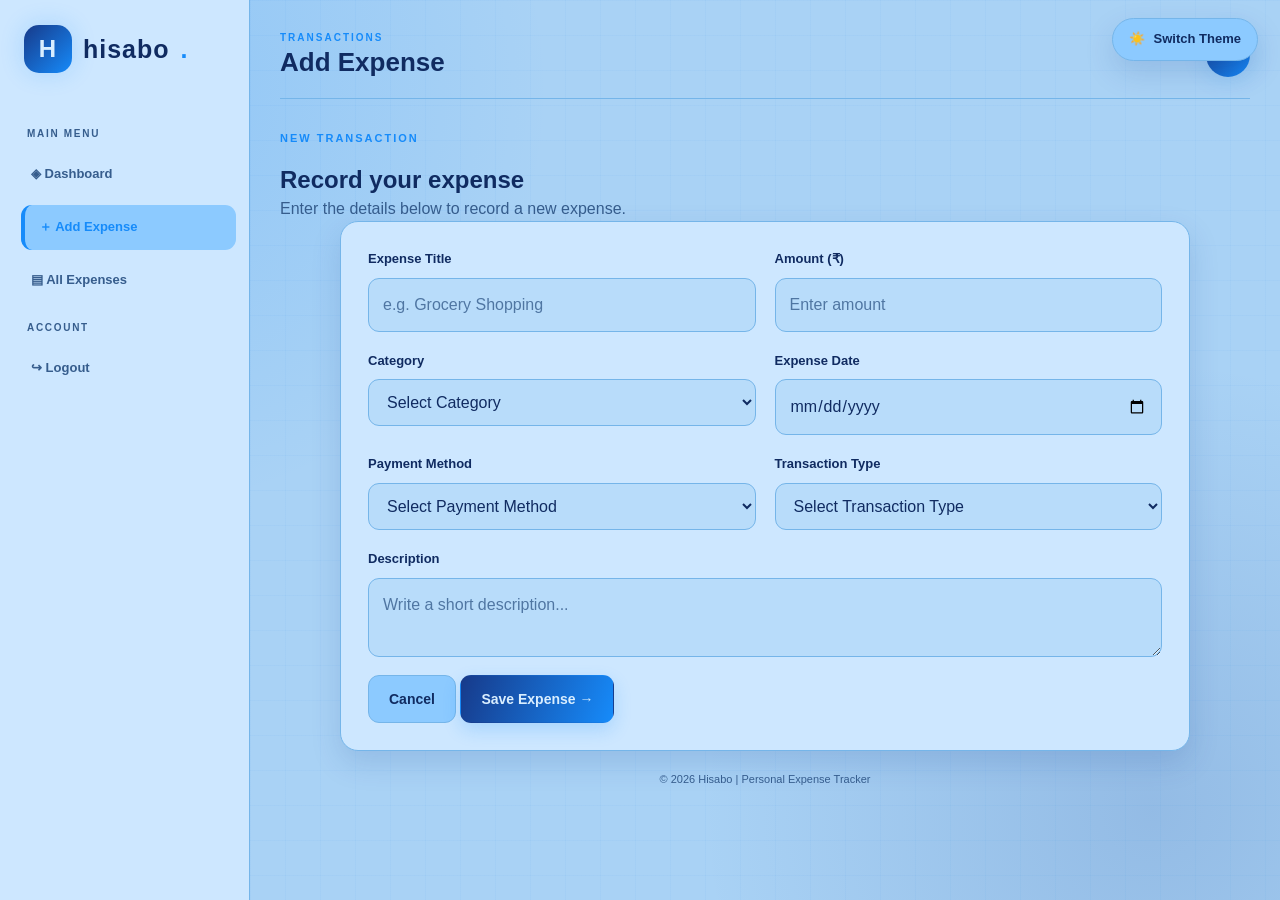
<file: add-expense.html>
<!DOCTYPE html>
<html lang="en">
<head>
    <meta charset="UTF-8">
    <meta name="viewport" content="width=device-width, initial-scale=1.0">
    <title>Hisabo | Add Expense</title>
    <link rel="stylesheet" href="style.css">
</head>
<body>
    <input type="checkbox" id="theme-toggle">

<label for="theme-toggle" class="theme-switch">
    <span class="sun-icon">☀️</span>
    <span class="moon-icon">🌙</span>
    <span>Switch Theme</span>
</label>
<div class="app-layout">
    <aside class="sidebar">
        <a href="dashboard.html" class="brand-logo">
            <span class="logo-icon">H</span>
            hisabo<span class="logo-dot">.</span>
        </a>
        <p class="sidebar-label">MAIN MENU</p>
        <nav class="side-nav">
            <a href="dashboard.html" class="side-link">
                ◈ Dashboard
            </a>
            <a href="add-expense.html" class="side-link active">
                ＋ Add Expense
            </a>
            <a href="expenses.html" class="side-link">
                ▤ All Expenses
            </a>
        </nav>
        <p class="sidebar-label">ACCOUNT</p>
        <nav class="side-nav">
            <a href="index.html" class="side-link">
                ↪ Logout
            </a>
        </nav>
    </aside>
    <main class="main-content">
        <header class="topbar">
            <div>
                <p class="topbar-kicker">TRANSACTIONS</p>
                <h1>Add Expense</h1>
            </div>
            <div class="avatar">S</div>
        </header>
        <section class="page-intro">
            <span class="welcome-label">NEW TRANSACTION</span>
            <h2>Record your expense</h2>
            <p>
                Enter the details below to record a new expense.
            </p>
        </section>
        <!-- Expense entry form -->
        <section class="form-panel">
            <form class="app-form">
                <div class="form-grid">
                    <div class="input-group">
                        <label for="expense-title">
                            Expense Title
                        </label>
                        <input
                            type="text"
                            id="expense-title"
                            name="expense-title"
                            class="field-control"
                            placeholder="e.g. Grocery Shopping"
                            required
                        >
                    </div>
                    <div class="input-group">
                        <label for="amount">
                            Amount (₹)
                        </label>
                        <input
                            type="number"
                            id="amount"
                            name="amount"
                            class="field-control"
                            placeholder="Enter amount"
                            min="1"
                            step="0.01"
                            required
                        >
                    </div>
                    <div class="input-group">
                        <label for="category">
                            Category
                        </label>
                        <select
                            id="category"
                            name="category"
                            class="field-control"
                            required
                        >
                            <option value="">Select Category</option>
                            <option>Food & Dining</option>
                            <option>Transportation</option>
                            <option>Shopping</option>
                            <option>Entertainment</option>
                            <option>Education</option>
                            <option>Healthcare</option>
                            <option>Utilities</option>
                            <option>Other</option>
                        </select>
                    </div>
                    <div class="input-group">
                        <label for="date">
                            Expense Date
                        </label>
                        <input
                            type="date"
                            id="date"
                            name="date"
                            class="field-control"
                            required
                        >
                    </div>
                    <div class="input-group">
                        <label for="payment">
                            Payment Method
                        </label>
                        <select
                            id="payment"
                            name="payment"
                            class="field-control"
                            required
                        >
                            <option value="">Select Payment Method</option>
                            <option>Cash</option>
                            <option>UPI</option>
                            <option>Debit Card</option>
                            <option>Credit Card</option>
                            <option>Net Banking</option>
                        </select>
                    </div>
                    <div class="input-group">
                        <label for="type">
                            Transaction Type
                        </label>
                        <select
                            id="type"
                            name="type"
                            class="field-control"
                            required
                        >
                            <option value="">Select Transaction Type</option>
                            <option>Expense</option>
                            <option>Income</option>
                        </select>
                    </div>
                    <div class="input-group full-width">
                        <label for="description">
                            Description
                        </label>
                        <textarea
                            id="description"
                            name="description"
                            class="field-control"
                            placeholder="Write a short description..."
                        ></textarea>
                    </div>
                </div>
                <div class="form-actions">
                    <a href="dashboard.html" class="outline-btn">
                        Cancel
                    </a>
                    <button type="submit" class="primary-btn">
                        Save Expense →
                    </button>
                </div>
            </form>
        </section>
        <footer class="page-footer">
            © 2026 Hisabo | Personal Expense Tracker
        </footer>
    </main>
</div>
</body>
</html>
</file>
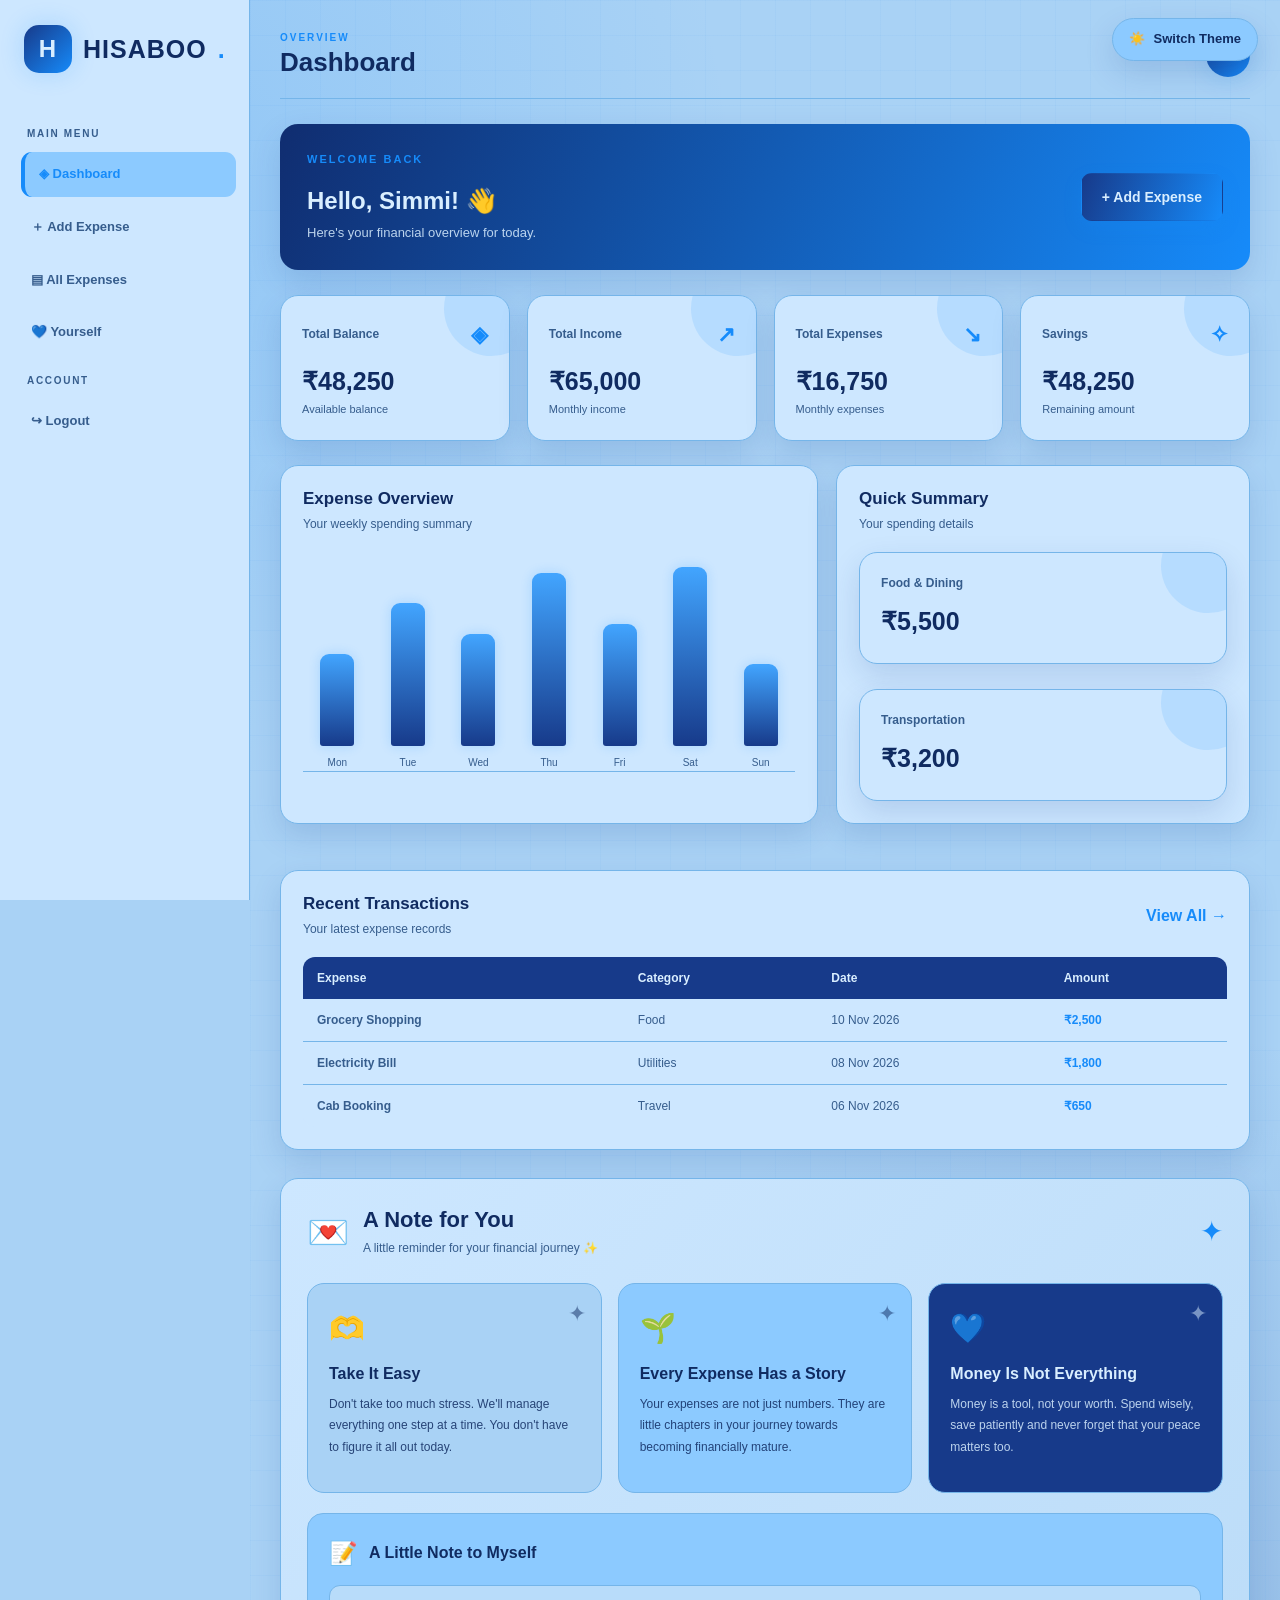
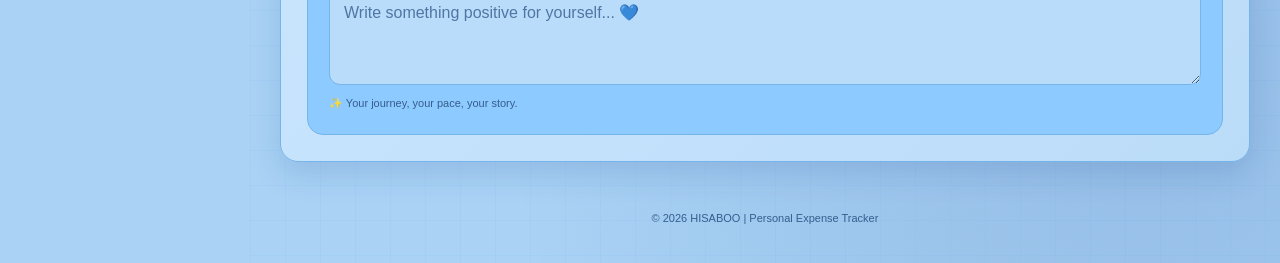
<file: dashboard.html>
<html>
<head>
    <meta name="viewport" content="width=device-width, initial-scale=1.0">
    <title>HISABOO | Dashboard</title>
    <link rel="stylesheet" href="style.css">
</head>
<body>
<input type="checkbox" id="theme-toggle">
<label for="theme-toggle" class="theme-switch">
    <span class="sun-icon">☀️</span>
    <span class="moon-icon">🌙</span>
    <span>Switch Theme</span>
</label>
<div class="app-layout">
    <!-- SIDEBAR -->
    <aside class="sidebar">
        <a href="dashboard.html" class="brand-logo">
            <span class="logo-icon">H</span>
            HISABOO<span class="logo-dot">.</span>
        </a>
        <p class="sidebar-label">MAIN MENU</p>
        <nav class="side-nav">
            <a href="dashboard.html" class="side-link active">
                ◈ Dashboard
            </a>
            <a href="add-expense.html" class="side-link">
                ＋ Add Expense
            </a>
            <a href="expenses.html" class="side-link">
                ▤ All Expenses
            </a>
            <a href="#yourself" class="side-link">
                💙 Yourself
            </a>
        </nav>
        <p class="sidebar-label">ACCOUNT</p>
        <nav class="side-nav">
            <a href="index.html" class="side-link">
                ↪ Logout
            </a>
        </nav>
    </aside>
    <!-- MAIN CONTENT -->
    <main class="main-content">
        <header class="topbar">
            <div>
                <p class="topbar-kicker">OVERVIEW</p>
                <h1>Dashboard</h1>
            </div>
            <div class="avatar">S</div>
        </header>
        <!-- WELCOME BANNER -->
        <section class="welcome-banner">
            <div>
                <span class="welcome-label">WELCOME BACK</span>
                <h2>Hello, Simmi! 👋</h2>
                <p>Here's your financial overview for today.</p>
            </div>
            <a href="add-expense.html" class="primary-btn">
                + Add Expense
            </a>
        </section>
        <!-- SUMMARY CARDS -->
        <section class="summary-grid">
            <article class="summary-card">
                <div class="summary-top">
                    Total Balance
                    <span class="summary-icon">◈</span>
                </div>
                <h3>₹48,250</h3>
                <small>Available balance</small>
            </article>
            <article class="summary-card">
                <div class="summary-top">
                    Total Income
                    <span class="summary-icon">↗</span>
                </div>
                <h3>₹65,000</h3>
                <small>Monthly income</small>
            </article>
            <article class="summary-card">
                <div class="summary-top">
                    Total Expenses
                    <span class="summary-icon">↘</span>
                </div>
                <h3>₹16,750</h3>
                <small>Monthly expenses</small>
            </article>
            <article class="summary-card">
                <div class="summary-top">
                    Savings
                    <span class="summary-icon">✧</span>
                </div>
                <h3>₹48,250</h3>
                <small>Remaining amount</small>
            </article>
        </section>
        <!-- CHART AND QUICK SUMMARY -->
        <section class="dashboard-grid">
            <article class="panel">
                <div class="panel-heading">
                    <div>
                        <h3>Expense Overview</h3>
                        <p>Your weekly spending summary</p>
                    </div>
                </div>
                <div class="chart-area">
                    <div class="chart-column">
                        <i style="height:45%"></i>
                        <small>Mon</small>
                    </div>
                    <div class="chart-column">
                        <i style="height:70%"></i>
                        <small>Tue</small>
                    </div>
                    <div class="chart-column">
                        <i style="height:55%"></i>
                        <small>Wed</small>
                    </div>
                    <div class="chart-column">
                        <i style="height:85%"></i>
                        <small>Thu</small>
                    </div>
                    <div class="chart-column">
                        <i style="height:60%"></i>
                        <small>Fri</small>
                    </div>
                    <div class="chart-column">
                        <i style="height:95%"></i>
                        <small>Sat</small>
                    </div>
                    <div class="chart-column">
                        <i style="height:40%"></i>
                        <small>Sun</small>
                    </div>
                </div>
            </article>
            <article class="panel">
                <div class="panel-heading">
                    <div>
                        <h3>Quick Summary</h3>
                        <p>Your spending details</p>
                    </div>
                </div>
                <div class="summary-card">
                    <div class="summary-top">Food & Dining</div>
                    <h3>₹5,500</h3>
                </div>
                <br>
                <div class="summary-card">
                    <div class="summary-top">Transportation</div>
                    <h3>₹3,200</h3>
                </div>
            </article>
        </section>
        <!-- RECENT TRANSACTIONS -->
        <section class="panel">
            <div class="panel-heading">
                <div>
                    <h3>Recent Transactions</h3>
                    <p>Your latest expense records</p>
                </div>
                <a href="expenses.html" class="text-link">
                    View All →
                </a>
            </div>
            <div class="table-wrap">
                <table class="data-table">
                    <thead>
                        <tr>
                            <th>Expense</th>
                            <th>Category</th>
                            <th>Date</th>
                            <th>Amount</th>
                        </tr>
                    </thead>
                    <tbody>
                        <tr>
                            <td><strong>Grocery Shopping</strong></td>
                            <td>Food</td>
                            <td>10 Nov 2026</td>
                            <td class="amount-cell">₹2,500</td>
                        </tr>
                        <tr>
                            <td><strong>Electricity Bill</strong></td>
                            <td>Utilities</td>
                            <td>08 Nov 2026</td>
                            <td class="amount-cell">₹1,800</td>
                        </tr>
                        <tr>
                            <td><strong>Cab Booking</strong></td>
                            <td>Travel</td>
                            <td>06 Nov 2026</td>
                            <td class="amount-cell">₹650</td>
                        </tr>
                    </tbody>
                </table>
            </div>
        </section>
        <!-- YOURSELF NOTES SECTION -->
        <section class="personal-notes" id="yourself">
            <div class="notes-heading">
                <span class="notes-sticker">💌</span>
                <div>
                    <h2>A Note for You</h2>
                    <p>A little reminder for your financial journey ✨</p>
                </div>
                <span class="notes-sparkle">✦</span>
            </div>
            <div class="notes-grid">
                <div class="note-card note-blue">
                    <span class="note-icon">🫶</span>
                    <h3>Take It Easy</h3>
                    <p>
                        Don't take too much stress. We'll manage
                        everything one step at a time. You don't
                        have to figure it all out today.
                    </p>
                </div>
                <div class="note-card note-sky">
                    <span class="note-icon">🌱</span>
                    <h3>Every Expense Has a Story</h3>
                    <p>
                        Your expenses are not just numbers. They
                        are little chapters in your journey towards
                        becoming financially mature.
                    </p>
                </div>
                <div class="note-card note-navy">
                    <span class="note-icon">💙</span>
                    <h3>Money Is Not Everything</h3>
                    <p>
                        Money is a tool, not your worth. Spend wisely,
                        save patiently and never forget that your
                        peace matters too.
                    </p>
                </div>
            </div>
            <div class="my-note-box">
                <div class="my-note-title">
                    <span>📝</span>
                    <h3>A Little Note to Myself</h3>
                </div>
                <textarea
                    class="personal-note-input"
                    placeholder="Write something positive for yourself... 💙"
                ></textarea>
                <p>✨ Your journey, your pace, your story.</p>
            </div>
        </section>
        <footer class="page-footer">
            © 2026 HISABOO | Personal Expense Tracker
        </footer>
    </main>
</div>
</body>
</html>
</file>
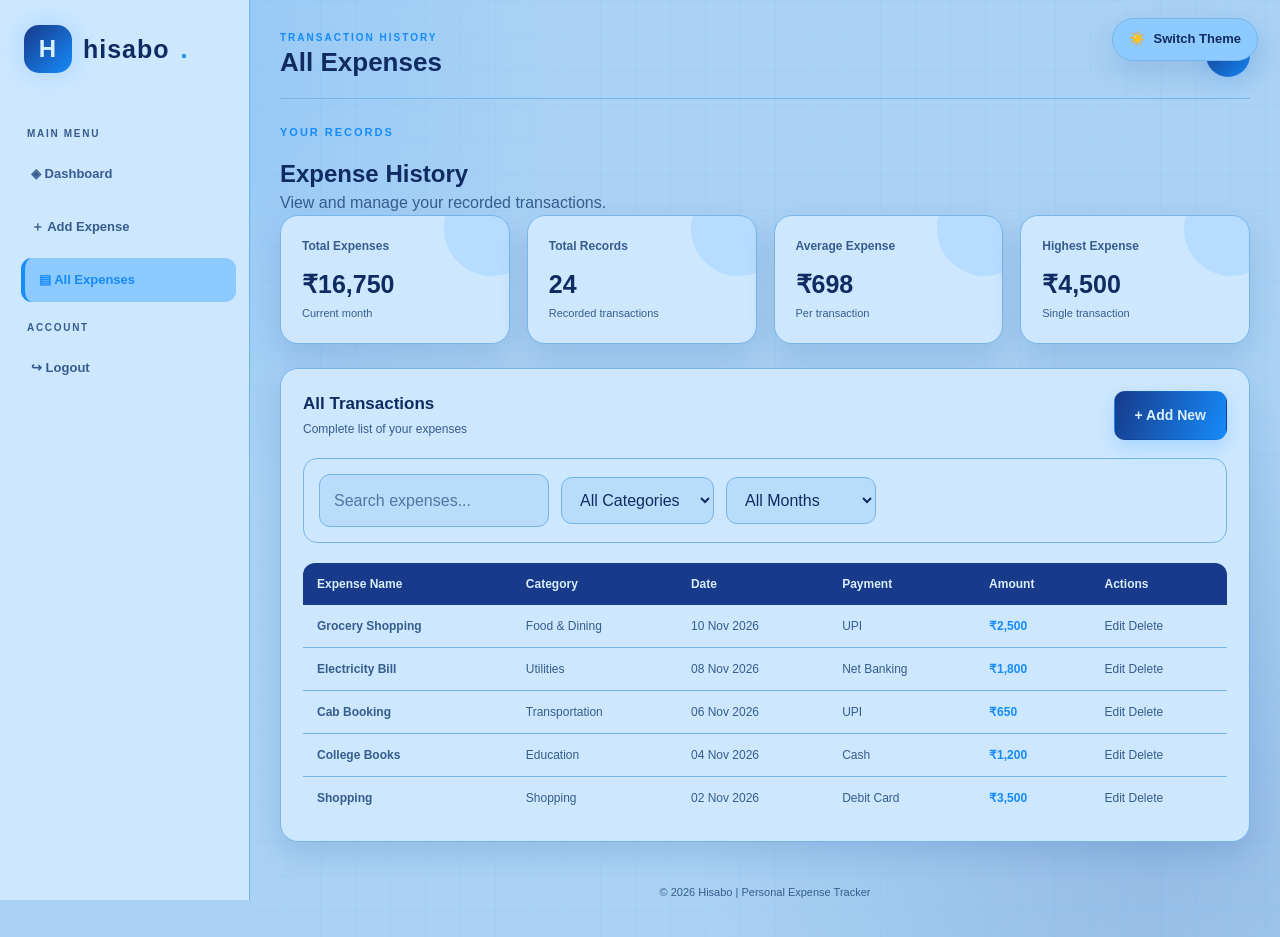
<file: expenses.html>
<html lang="en">
<head>
    <meta charset="UTF-8">
    <meta name="viewport" content="width=device-width, initial-scale=1.0">
    <title>Hisabo | All Expenses</title>
    <link rel="stylesheet" href="style.css">
</head>
<body>
    <input type="checkbox" id="theme-toggle">

<label for="theme-toggle" class="theme-switch">
    <span class="sun-icon">☀️</span>
    <span class="moon-icon">🌙</span>
    <span>Switch Theme</span>
</label>
<div class="app-layout">
    <aside class="sidebar">
        <a href="dashboard.html" class="brand-logo">
            <span class="logo-icon">H</span>
            hisabo<span class="logo-dot">.</span>
        </a>
        <p class="sidebar-label">MAIN MENU</p>
        <nav class="side-nav">
            <a href="dashboard.html" class="side-link">
                ◈ Dashboard
            </a>
            <a href="add-expense.html" class="side-link">
                ＋ Add Expense
            </a>
            <a href="expenses.html" class="side-link active">
                ▤ All Expenses
            </a>
        </nav>
        <p class="sidebar-label">ACCOUNT</p>
        <nav class="side-nav">
            <a href="index.html" class="side-link">
                ↪ Logout
            </a>
        </nav>
    </aside>
    <main class="main-content">
        <header class="topbar">
            <div>
                <p class="topbar-kicker">TRANSACTION HISTORY</p>
                <h1>All Expenses</h1>
            </div>
            <div class="avatar">S</div>
        </header>
        <section class="page-intro">
            <span class="welcome-label">YOUR RECORDS</span>
            <h2>Expense History</h2>
            <p>
                View and manage your recorded transactions.
            </p>
        </section>
        <!-- Expense summary -->
        <section class="summary-grid">
            <article class="summary-card">
                <div class="summary-top">
                    Total Expenses
                </div>
                <h3>₹16,750</h3>
                <small>Current month</small>
            </article>
            <article class="summary-card">
                <div class="summary-top">
                    Total Records
                </div>
                <h3>24</h3>
                <small>Recorded transactions</small>
            </article>
            <article class="summary-card">
                <div class="summary-top">
                    Average Expense
                </div>
                <h3>₹698</h3>
                <small>Per transaction</small>
            </article>
            <article class="summary-card">
                <div class="summary-top">
                    Highest Expense
                </div>
                <h3>₹4,500</h3>
                <small>Single transaction</small>
            </article>
        </section>
        <!-- Search and filter section -->
        <section class="panel">
            <div class="panel-heading">
                <div>
                    <h3>All Transactions</h3>
                    <p>Complete list of your expenses</p>
                </div>
                <a href="add-expense.html" class="primary-btn">
                    + Add New
                </a>
            </div>
            <div class="filter-bar">
                <div class="search-box">
                    <input
                        type="search"
                        placeholder="Search expenses..."
                        aria-label="Search expenses"
                    >
                </div>
                <select class="filter-select" aria-label="Filter category">
                    <option>All Categories</option>
                    <option>Food & Dining</option>
                    <option>Transportation</option>
                    <option>Shopping</option>
                    <option>Education</option>
                    <option>Healthcare</option>
                </select>
                <select class="filter-select" aria-label="Filter month">
                    <option>All Months</option>
                    <option>November</option>
                    <option>October</option>
                    <option>September</option>
                </select>
            </div>
            <!-- Expense records table -->
            <div class="table-wrap">
                <table class="data-table">
                    <thead>
                        <tr>
                            <th>Expense Name</th>
                            <th>Category</th>
                            <th>Date</th>
                            <th>Payment</th>
                            <th>Amount</th>
                            <th>Actions</th>
                        </tr>
                    </thead>
                    <tbody>
                        <tr>
                            <td><strong>Grocery Shopping</strong></td>
                            <td>Food & Dining</td>
                            <td>10 Nov 2026</td>
                            <td>UPI</td>
                            <td class="amount-cell">₹2,500</td>
                            <td class="action-links">
                                <a href="add-expense.html">Edit</a>
                                <a href="#" class="delete-link">Delete</a>
                            </td>
                        </tr>
                        <tr>
                            <td><strong>Electricity Bill</strong></td>
                            <td>Utilities</td>
                            <td>08 Nov 2026</td>
                            <td>Net Banking</td>
                            <td class="amount-cell">₹1,800</td>
                            <td class="action-links">
                                <a href="add-expense.html">Edit</a>
                                <a href="#" class="delete-link">Delete</a>
                            </td>
                        </tr>
                        <tr>
                            <td><strong>Cab Booking</strong></td>
                            <td>Transportation</td>
                            <td>06 Nov 2026</td>
                            <td>UPI</td>
                            <td class="amount-cell">₹650</td>
                            <td class="action-links">
                                <a href="add-expense.html">Edit</a>
                                <a href="#" class="delete-link">Delete</a>
                            </td>
                        </tr>
                        <tr>
                            <td><strong>College Books</strong></td>
                            <td>Education</td>
                            <td>04 Nov 2026</td>
                            <td>Cash</td>
                            <td class="amount-cell">₹1,200</td>
                            <td class="action-links">
                                <a href="add-expense.html">Edit</a>
                                <a href="#" class="delete-link">Delete</a>
                            </td>
                        </tr>
                        <tr>
                            <td><strong>Shopping</strong></td>
                            <td>Shopping</td>
                            <td>02 Nov 2026</td>
                            <td>Debit Card</td>
                            <td class="amount-cell">₹3,500</td>
                            <td class="action-links">
                                <a href="add-expense.html">Edit</a>
                                <a href="#" class="delete-link">Delete</a>
                            </td>
                        </tr>
                    </tbody>
                </table>
            </div>
        </section>
        <footer class="page-footer">
            © 2026 Hisabo | Personal Expense Tracker
        </footer>
    </main>
</div>
</body>
</html>
</file>
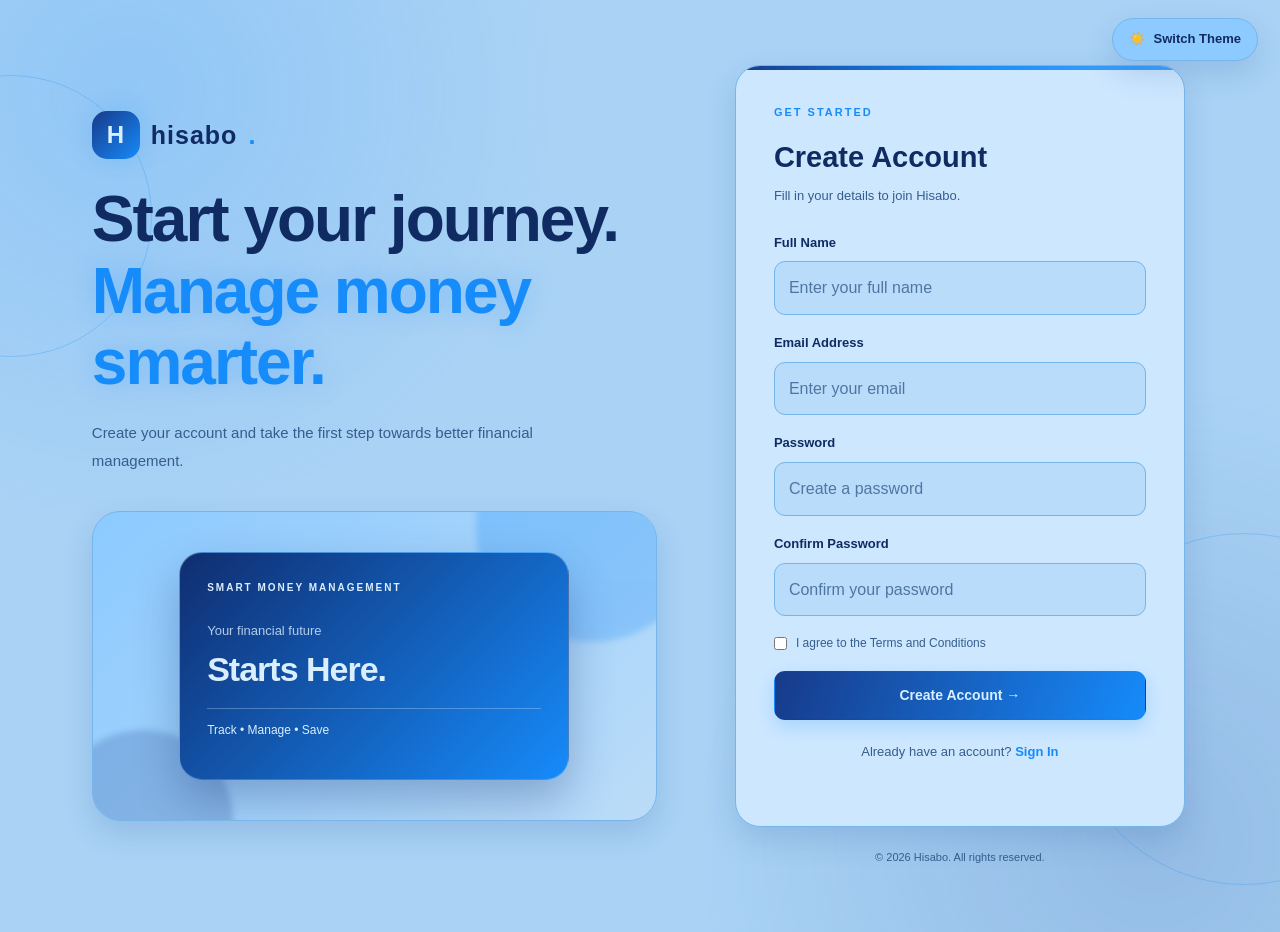
<file: signup.html>
<html lang="en">
<head>
    <meta charset="UTF-8">
    <meta name="viewport" content="width=device-width, initial-scale=1.0">
    <title>Hisabo | Create Account</title>
    <link rel="stylesheet" href="style.css">
</head>
<body>
    <input type="checkbox" id="theme-toggle">

<label for="theme-toggle" class="theme-switch">
    <span class="sun-icon">☀️</span>
    <span class="moon-icon">🌙</span>
    <span>Switch Theme</span>
</label>
<main class="auth-layout">
    <section class="brand-section">
        <a href="index.html" class="brand-logo">
            <span class="logo-icon">H</span>
            hisabo<span class="logo-dot">.</span>
        </a>
        <h1>
            Start your journey.
            <span>Manage money smarter.</span>
        </h1>
        <p class="brand-description">
            Create your account and take the first step
            towards better financial management.
        </p>
        <div class="visual-area">
            <div class="finance-card">
                <p>SMART MONEY MANAGEMENT</p>
                <p class="balance-label">Your financial future</p>
                <h2>Starts Here.</h2>
                <div class="finance-card-footer">
                    Track • Manage • Save
                </div>
            </div>
        </div>
    </section>
    <section class="form-section">
        <div class="form-wrapper">
            <div class="form-heading">
                <span class="welcome-label">GET STARTED</span>
                <h2>Create Account</h2>
                <p>Fill in your details to join Hisabo.</p>
            </div>
            <form class="app-form">
                <div class="input-group">
                    <label for="fullname">Full Name</label>
                    <div class="input-wrapper">
                        <input
                            type="text"
                            id="fullname"
                            name="fullname"
                            placeholder="Enter your full name"
                            required  >
                    </div>
                </div>
                <div class="input-group">
                    <label for="email">Email Address</label>
                    <div class="input-wrapper">
                        <input
                            type="email"
                            id="email"
                            name="email"
                            placeholder="Enter your email"
                            required  >
                    </div>
                </div>
                <div class="input-group">
                    <label for="password">Password</label>
                    <div class="input-wrapper">
                        <input
                            type="password"
                            id="password"
                            name="password"
                            placeholder="Create a password"
                            required  >
                    </div>
                </div>
                <div class="input-group">
                    <label for="confirm-password">Confirm Password</label>
                    <div class="input-wrapper">
                        <input
                            type="password"
                            id="confirm-password"
                            name="confirm-password"
                            placeholder="Confirm your password"
                            required  >
                    </div>
                </div>
                <label class="remember-option">
                    <input type="checkbox" required>
                    I agree to the Terms and Conditions
                </label>
                <a href="dashboard.html" class="primary-btn">
                    Create Account →
                </a>
            </form>
            <p class="signup-text">
                Already have an account?
                <a href="index.html">Sign In</a>
            </p>
        </div>
        <footer class="form-footer">
            © 2026 Hisabo. All rights reserved.
        </footer>
    </section>
</main>
</body>
</html>
</file>
<file: style.css>
/* =========================================
   HISABOO
========================================= */
/* 1. THEME COLORS */
:root {
    color-scheme: light;
    --bg: #A9D2F5;
    --surface: #CDE7FF;
    --surface-2: #8CCAFF;
    --surface-3: #BBDCF8;
    --primary: #173A8A;
    --primary-dark: #102D70;
    --secondary: #168BFA;
    --accent: #42A5FF;
    --text: #102B61;
    --muted: #365D8D;
    --border: #75B5E9;
    --input: #B8DCFA;
    --shadow: 0 12px 30px rgba(23, 58, 138, .15);
    --glow: 0 0 25px rgba(22, 139, 250, .2);
    --radius: 18px;
    --speed: .3s ease;
}
/* DARK THEME */
body:has(#theme-toggle:checked) {
    color-scheme: dark;
    --bg: #030711;
    --surface: #080F20;
    --surface-2: #12264B;
    --surface-3: #0C1933;
    --primary: #2455C5;
    --primary-dark: #173A8A;
    --secondary: #168BFA;
    --accent: #42A5FF;
    --text: #D9EAFF;
    --muted: #91B3DE;
    --border: #1B345B;
    --input: #0C1933;
    --shadow: 0 12px 30px rgba(0, 0, 0, .35);
    --glow: 0 0 25px rgba(22, 139, 250, .18);
}
/* 2. BASIC RESET */
* {
    margin: 0;
    padding: 0;
    box-sizing: border-box;
    -webkit-tap-highlight-color: transparent;
}
html {
    scroll-behavior: smooth;
}
body {
    min-height: 100vh;
    overflow-x: hidden;
    font-family: 'Segoe UI', Arial, sans-serif;
    line-height: 1.6;
    color: var(--text);
    background:
        radial-gradient(circle at 10% 10%, rgba(22,139,250,.16), transparent 30%),
        radial-gradient(circle at 90% 90%, rgba(23,58,138,.15), transparent 32%),
        var(--bg);
    transition: background .4s ease, color .4s ease;
}
h1, h2, h3, h4 {
    color: var(--text);
    line-height: 1.3;
}
p {
    color: var(--muted);
}
a {
    color: inherit;
    text-decoration: none;
}
button, input, select, textarea {
    font: inherit;
}
button, label, a {
    cursor: pointer;
}
::selection {
    background: var(--secondary);
    color: #030711;
}
:focus-visible {
    outline: 3px solid var(--accent);
    outline-offset: 3px;
}
/* 3. THEME SWITCH */
#theme-toggle {
    position: absolute;
    opacity: 0;
    pointer-events: none;
}
.theme-switch {
    position: fixed;
    top: 18px;
    right: 22px;
    z-index: 1000;
    display: flex;
    align-items: center;
    gap: 9px;
    padding: 10px 16px;
    color: var(--text);
    background: var(--surface-2);
    border: 1px solid var(--border);
    border-radius: 30px;
    box-shadow: var(--shadow);
    font-size: 13px;
    font-weight: 700;
    transition: var(--speed);
}
.theme-switch:hover {
    transform: translateY(-3px) scale(1.04);
    box-shadow: var(--glow);
}
.moon-icon {
    display: none;
}
body:has(#theme-toggle:checked) .sun-icon {
    display: none;
}
body:has(#theme-toggle:checked) .moon-icon {
    display: inline;
}
/* 4. COMMON LOGO */
.brand-logo {
    display: inline-flex;
    align-items: center;
    gap: 11px;
    margin-bottom: 25px;
    font-size: 25px;
    font-weight: 850;
    letter-spacing: 1px;
    transition: var(--speed);
}
.brand-logo:hover {
    color: var(--secondary);
}
.logo-icon {
    display: grid;
    place-items: center;
    width: 48px;
    height: 48px;
    color: #D9EEFF;
    background: linear-gradient(135deg, var(--primary), var(--secondary));
    border-radius: 15px;
    font-size: 24px;
    box-shadow: var(--glow);
    transition: var(--speed);
}
.logo-icon:hover {
    transform: rotate(-10deg) scale(1.12);
}
.logo-dot {
    color: var(--secondary);
}
/* =========================================
   5. FRONT PAGE / LOGIN
========================================= */
.auth-layout {
    position: relative;
    display: grid;
    grid-template-columns: 1.1fr .9fr;
    align-items: center;
    gap: 45px;
    min-height: 100vh;
    padding: 65px 6%;
    isolation: isolate;
}
.auth-layout::before,
.auth-layout::after {
    content: "";
    position: absolute;
    z-index: -1;
    width: 280px;
    height: 280px;
    border: 1px solid rgba(22,139,250,.25);
    border-radius: 50%;
    animation: orbit 18s linear infinite;
}
.auth-layout::before {
    top: 8%;
    left: -130px;
}
.auth-layout::after {
    right: -140px;
    bottom: 5%;
    width: 350px;
    height: 350px;
    animation-direction: reverse;
}
.brand-section {
    position: relative;
    padding: 15px;
    animation: fadeUp .8s ease both;
}
.brand-eyebrow,
.welcome-label {
    display: inline-flex;
    align-items: center;
    gap: 9px;
    margin-bottom: 17px;
    color: var(--secondary);
    font-size: 11px;
    font-weight: 850;
    letter-spacing: 2px;
}
.live-pulse {
    width: 9px;
    height: 9px;
    background: var(--secondary);
    border-radius: 50%;
    box-shadow: 0 0 12px var(--secondary);
    animation: pulse 1.5s infinite;
}
.brand-section h1 {
    max-width: 620px;
    font-size: clamp(38px, 5vw, 65px);
    font-weight: 900;
    letter-spacing: -2px;
    line-height: 1.12;
}
.brand-section h1 span {
    display: block;
    color: var(--secondary);
    text-shadow: 0 0 25px rgba(22,139,250,.25);
}
.brand-description {
    max-width: 490px;
    margin-top: 20px;
    font-size: 15px;
    line-height: 1.9;
}
/* FRONT PAGE VISUAL */
.visual-area {
    position: relative;
    display: grid;
    place-items: center;
    min-height: 310px;
    margin-top: 35px;
    padding: 25px;
    overflow: hidden;
    background: linear-gradient(135deg, var(--surface-2), var(--surface-3));
    border: 1px solid var(--border);
    border-radius: 28px;
    box-shadow: var(--shadow);
    isolation: isolate;
}
.visual-area::before,
.visual-area::after {
    content: "";
    position: absolute;
    z-index: -1;
    border-radius: 50%;
    filter: blur(3px);
    pointer-events: none;
}
.visual-area::before {
    width: 230px;
    height: 230px;
    top: -100px;
    right: -50px;
    background: var(--secondary);
    opacity: .25;
    animation: float 6s ease-in-out infinite;
}
.visual-area::after {
    width: 180px;
    height: 180px;
    bottom: -90px;
    left: -40px;
    background: var(--primary);
    opacity: .2;
    animation: float 7s ease-in-out infinite reverse;
}
.finance-card {
    position: relative;
    z-index: 2;
    width: min(100%, 390px);
    padding: 27px;
    overflow: hidden;
    color: #D9EEFF;
    background: linear-gradient(135deg, #102D70, #168BFA);
    border: 1px solid rgba(150,210,255,.4);
    border-radius: 23px;
    box-shadow: 0 20px 45px rgba(16,45,112,.3);
    transition: var(--speed);
    animation: cardFloat 5s ease-in-out infinite;
}
.finance-card:hover {
    transform: translateY(-8px) rotate(-1deg);
    box-shadow: 0 22px 45px rgba(22,139,250,.35);
}
.finance-card::after {
    content: "";
    position: absolute;
    top: -70%;
    left: -80%;
    width: 65%;
    height: 220%;
    background: linear-gradient(90deg, transparent, rgba(190,225,255,.22), transparent);
    transform: rotate(25deg);
    transition: left .8s ease;
}
.finance-card:hover::after {
    left: 130%;
}
.finance-card p,
.finance-card h2 {
    position: relative;
    color: #D9EEFF;
}
.finance-card > p:first-child {
    font-size: 10px;
    letter-spacing: 2px;
    font-weight: 800;
}
.balance-label {
    margin-top: 25px;
    font-size: 13px;
    opacity: .8;
}
.finance-card h2 {
    margin: 5px 0 17px;
    font-size: 34px;
    letter-spacing: -1px;
}
.finance-card-footer {
    padding: 12px 0;
    border-top: 1px solid rgba(217,238,255,.3);
    font-size: 12px;
}
.finance-mini-stats {
    display: flex;
    flex-wrap: wrap;
    gap: 9px;
    margin-top: 12px;
}
.finance-mini-stats div {
    display: flex;
    align-items: center;
    gap: 5px;
    padding: 7px 9px;
    color: #D9EEFF;
    background: rgba(3,7,17,.18);
    border-radius: 9px;
    font-size: 10px;
}
.float-sticker {
    position: absolute;
    z-index: 3;
    display: grid;
    place-items: center;
    width: 48px;
    height: 48px;
    background: var(--surface);
    border: 1px solid var(--border);
    border-radius: 15px;
    box-shadow: var(--shadow);
    font-size: 24px;
    animation: stickerFloat 4s ease-in-out infinite;
}
.sticker-wallet {
    top: 20px;
    left: 8%;
    transform: rotate(-12deg);
}
.sticker-coin {
    top: 35px;
    right: 10%;
    animation-delay: .7s;
}
.sticker-spark {
    bottom: 20px;
    left: 12%;
    color: var(--secondary);
    animation-delay: 1.2s;
}
.sticker-chart {
    right: 8%;
    bottom: 22px;
    animation-delay: 1.8s;
}
.orbit {
    position: absolute;
    border: 1px dashed rgba(22,139,250,.5);
    border-radius: 50%;
    pointer-events: none;
}
.orbit-one {
    width: 270px;
    height: 270px;
    animation: orbit 22s linear infinite;
}
.orbit-two {
    width: 340px;
    height: 340px;
    animation: orbit 30s linear infinite reverse;
}
/* LOGIN PANEL */
.form-section {
    display: flex;
    flex-direction: column;
    align-items: center;
    justify-content: center;
    animation: fadeUp .9s ease both;
}
.form-wrapper {
    position: relative;
    width: 100%;
    max-width: 450px;
    padding: 38px;
    overflow: hidden;
    background: var(--surface);
    border: 1px solid var(--border);
    border-radius: 25px;
    box-shadow: var(--shadow);
}
.form-wrapper::before {
    content: "";
    position: absolute;
    top: 0;
    left: 0;
    width: 100%;
    height: 4px;
    background: linear-gradient(90deg, var(--primary), var(--secondary), var(--accent));
}
.form-orbit-icon {
    display: block;
    margin-bottom: 10px;
    color: var(--secondary);
    font-size: 28px;
    animation: sparkle 5s linear infinite;
}
.form-wrapper h2 {
    margin-bottom: 8px;
    font-size: 29px;
}
.form-wrapper > p,
.form-heading > p {
    margin-bottom: 25px;
    font-size: 13px;
    line-height: 1.8;
}
.form-footer {
    margin-top: 22px;
    color: var(--muted);
    font-size: 11px;
    text-align: center;
}
.signup-text {
    margin-top: 20px;
    text-align: center;
    font-size: 13px;
}
.signup-text a,
.text-link {
    color: var(--secondary);
    font-weight: 750;
}
.signup-text a:hover,
.text-link:hover {
    text-decoration: underline;
}
/* =========================================
   6. FORMS AND INPUTS
========================================= */
.app-form {
    display: flex;
    flex-direction: column;
    gap: 18px;
}
.input-group {
    display: flex;
    flex-direction: column;
    gap: 8px;
}
.input-group label {
    color: var(--text);
    font-size: 13px;
    font-weight: 750;
}
.label-row {
    display: flex;
    justify-content: space-between;
    align-items: center;
    gap: 10px;
}
.input-group input,
.input-group select,
.input-group textarea,
.input-wrapper input,
.input-wrapper select,
.input-wrapper textarea,
.filter-bar input,
.filter-bar select,
.personal-note-input {
    width: 100%;
    padding: 13px 14px;
    color: var(--text);
    background: var(--input);
    border: 1px solid var(--border);
    border-radius: 11px;
    outline: none;
    transition: var(--speed);
}
input::placeholder,
textarea::placeholder {
    color: var(--muted);
    opacity: .8;
}
.input-group input:hover,
.input-group select:hover,
.input-group textarea:hover {
    border-color: var(--secondary);
}
.input-group input:focus,
.input-group select:focus,
.input-group textarea:focus,
.input-wrapper input:focus,
.personal-note-input:focus {
    border-color: var(--secondary);
    box-shadow: 0 0 0 3px rgba(22,139,250,.18), var(--glow);
    transform: translateY(-2px);
}
.remember-option {
    display: flex;
    align-items: center;
    gap: 9px;
    color: var(--muted);
    font-size: 12px;
}
.remember-option input {
    accent-color: var(--secondary);
}
/* BUTTONS */
.primary-btn,
.outline-btn {
    display: inline-flex;
    align-items: center;
    justify-content: center;
    gap: 8px;
    padding: 12px 20px;
    border: 1px solid transparent;
    border-radius: 11px;
    font-size: 14px;
    font-weight: 800;
    transition: var(--speed);
}
.primary-btn {
    position: relative;
    overflow: hidden;
    isolation: isolate;
    color: #D9EEFF;
    background: linear-gradient(110deg, var(--primary), var(--secondary));
    box-shadow: 0 7px 18px rgba(22,139,250,.2);
}
.primary-btn::before {
    content: "";
    position: absolute;
    z-index: -1;
    top: -50%;
    left: -120%;
    width: 60%;
    height: 200%;
    background: rgba(190,225,255,.3);
    transform: rotate(25deg);
    transition: left .65s ease;
}
.primary-btn:hover::before {
    left: 150%;
}
.primary-btn:hover {
    transform: translateY(-3px);
    box-shadow: 0 10px 25px rgba(22,139,250,.35);
}
.primary-btn:active {
    transform: scale(.97);
}
.outline-btn {
    color: var(--text);
    background: var(--surface-2);
    border-color: var(--border);
}
.outline-btn:hover {
    border-color: var(--secondary);
    transform: translateY(-2px);
}
/* =========================================
   7. DASHBOARD LAYOUT
========================================= */
.app-layout {
    display: flex;
    min-height: 100vh;
}
.sidebar {
    position: sticky;
    top: 0;
    display: flex;
    flex-direction: column;
    flex-shrink: 0;
    width: 250px;
    height: 100vh;
    padding: 25px 17px;
    background: var(--surface);
    border-right: 1px solid var(--border);
}
.sidebar .brand-logo {
    padding-left: 7px;
    margin-bottom: 35px;
}
.sidebar-label {
    margin: 18px 10px 10px;
    color: var(--muted);
    font-size: 10px;
    font-weight: 850;
    letter-spacing: 1.7px;
}
.side-nav,
.sidebar nav {
    display: flex;
    flex-direction: column;
    gap: 8px;
}
.side-link,
.sidebar nav a {
    position: relative;
    display: flex;
    align-items: center;
    gap: 11px;
    padding: 12px 14px;
    overflow: hidden;
    color: var(--muted);
    border-radius: 11px;
    font-size: 13px;
    font-weight: 700;
    transition: var(--speed);
}
.side-link:hover,
.side-link.active,
.sidebar nav a:hover,
.sidebar nav a.active {
    color: var(--secondary);
    background: var(--surface-2);
    transform: translateX(4px);
}
.side-link.active {
    border-left: 4px solid var(--secondary);
}
/* MAIN AREA */
.main-content {
    position: relative;
    flex: 1;
    min-width: 0;
    padding: 30px;
    animation: fadeUp .6s ease both;
}
.main-content::before {
    content: "";
    position: absolute;
    z-index: -1;
    inset: 0;
    pointer-events: none;
    background-image:
        linear-gradient(rgba(22,139,250,.035) 1px, transparent 1px),
        linear-gradient(90deg, rgba(22,139,250,.035) 1px, transparent 1px);
    background-size: 35px 35px;
}
.topbar {
    display: flex;
    align-items: center;
    justify-content: space-between;
    gap: 15px;
    margin-bottom: 25px;
    padding-bottom: 18px;
    border-bottom: 1px solid var(--border);
}
.topbar h1 {
    font-size: 26px;
    font-weight: 850;
}
.topbar-kicker {
    color: var(--secondary);
    font-size: 10px;
    font-weight: 850;
    letter-spacing: 2px;
}
.avatar,
.user-avatar {
    display: grid;
    place-items: center;
    width: 44px;
    height: 44px;
    color: #D9EEFF;
    background: linear-gradient(135deg, var(--primary), var(--secondary));
    border-radius: 50%;
    font-weight: 800;
    box-shadow: var(--glow);
    transition: var(--speed);
}
.avatar:hover,
.user-avatar:hover {
    transform: rotate(10deg) scale(1.1);
}
/* WELCOME BANNER */
.welcome-banner {
    display: flex;
    align-items: center;
    justify-content: space-between;
    gap: 20px;
    margin-bottom: 25px;
    padding: 27px;
    overflow: hidden;
    color: #D9EEFF;
    background: linear-gradient(115deg, #102D70, #168BFA, #2455C5);
    background-size: 200% 200%;
    border-radius: var(--radius);
    box-shadow: var(--shadow);
    animation: bannerFlow 8s ease infinite;
}
.welcome-banner h2,
.welcome-banner p {
    color: #D9EEFF;
}
.welcome-banner h2 {
    margin-bottom: 6px;
    font-size: 24px;
}
.welcome-banner p {
    font-size: 13px;
    opacity: .85;
}
/* =========================================
   8. DASHBOARD CARDS AND PANELS
========================================= */
.summary-grid {
    display: grid;
    grid-template-columns: repeat(4, minmax(0, 1fr));
    gap: 17px;
    margin-bottom: 24px;
}
.summary-card,
.panel,
.form-panel,
.personal-notes {
    position: relative;
    overflow: hidden;
    background: var(--surface);
    border: 1px solid var(--border);
    border-radius: var(--radius);
    box-shadow: var(--shadow);
    transition: var(--speed);
}
.summary-card {
    padding: 21px;
    animation: fadeUp .6s ease both;
}
.summary-card:nth-child(2) { animation-delay: .08s; }
.summary-card:nth-child(3) { animation-delay: .16s; }
.summary-card:nth-child(4) { animation-delay: .24s; }
.summary-card::after {
    content: "";
    position: absolute;
    top: -35px;
    right: -30px;
    width: 95px;
    height: 95px;
    background: var(--secondary);
    opacity: .12;
    border-radius: 50%;
    transition: var(--speed);
}
.summary-card:hover,
.panel:hover {
    transform: translateY(-5px);
    border-color: var(--secondary);
    box-shadow: var(--shadow), var(--glow);
}
.summary-card:hover::after {
    transform: scale(1.5);
}
.summary-top {
    display: flex;
    align-items: center;
    justify-content: space-between;
    gap: 8px;
    color: var(--muted);
    font-size: 12px;
    font-weight: 750;
}
.summary-icon {
    color: var(--secondary);
    font-size: 22px;
}
.summary-card h3 {
    margin: 12px 0 4px;
    font-size: 25px;
    font-weight: 850;
}
.summary-card small {
    color: var(--muted);
    font-size: 11px;
}
.dashboard-grid {
    display: grid;
    grid-template-columns: 1.3fr 1fr;
    gap: 18px;
    margin-bottom: 24px;
}
.panel {
    padding: 22px;
    margin-bottom: 22px;
}
.panel-heading,
.panel-header {
    display: flex;
    align-items: center;
    justify-content: space-between;
    gap: 12px;
    margin-bottom: 18px;
}
.panel-heading h3,
.panel-header h3,
.panel > h3 {
    margin-bottom: 5px;
    font-size: 17px;
}
.panel-heading p,
.panel-header p {
    font-size: 12px;
}
/* CHART */
.chart-area {
    display: flex;
    align-items: end;
    justify-content: space-around;
    gap: 12px;
    height: 220px;
    padding: 15px 5px 0;
    border-bottom: 1px solid var(--border);
}
.chart-column {
    display: flex;
    flex: 1;
    flex-direction: column;
    align-items: center;
    justify-content: end;
    gap: 9px;
    height: 100%;
}
.chart-column i {
    display: block;
    width: min(34px, 75%);
    min-height: 8px;
    background: linear-gradient(180deg, var(--accent), var(--primary));
    border-radius: 9px 9px 3px 3px;
    box-shadow: 0 0 12px rgba(22,139,250,.2);
    transition: height .4s ease, filter .3s ease;
}
.chart-column:hover i {
    filter: brightness(1.25);
}
.chart-column small {
    color: var(--muted);
    font-size: 10px;
}
/* =========================================
   9. TABLES AND FILTERS
========================================= */
.table-wrap {
    width: 100%;
    overflow-x: auto;
}
.data-table {
    width: 100%;
    border-collapse: collapse;
    background: var(--surface);
    border-radius: 12px;
    overflow: hidden;
}
.data-table th {
    padding: 14px;
    color: #D9EEFF;
    background: var(--primary);
    text-align: left;
    font-size: 12px;
}
.data-table td {
    padding: 14px;
    color: var(--muted);
    border-bottom: 1px solid var(--border);
    font-size: 12px;
}
.data-table tbody tr {
    transition: var(--speed);
}
.data-table tbody tr:hover {
    background: var(--surface-2);
}
.data-table tbody tr:last-child td {
    border-bottom: none;
}
.amount-cell {
    color: var(--secondary) !important;
    font-weight: 850;
}
.filter-bar {
    display: flex;
    flex-wrap: wrap;
    align-items: center;
    gap: 12px;
    margin-bottom: 20px;
    padding: 15px;
    background: var(--surface);
    border: 1px solid var(--border);
    border-radius: 14px;
}
.filter-bar input,
.filter-bar select {
    width: auto;
    min-width: 150px;
}
.badge,
.category-badge {
    display: inline-flex;
    align-items: center;
    padding: 5px 11px;
    border-radius: 20px;
    background: var(--surface-2);
    color: var(--primary);
    font-size: 11px;
    font-weight: 800;
}
body:has(#theme-toggle:checked) .badge,
body:has(#theme-toggle:checked) .category-badge {
    color: #B9DCFF;
}
/* =========================================
   10. PERSONAL NOTES
========================================= */
.personal-notes {
    margin: 28px 0;
    padding: 26px;
    background: linear-gradient(135deg, var(--surface), var(--surface-3));
    animation: fadeUp .8s ease both;
}
.notes-heading {
    display: flex;
    align-items: center;
    gap: 14px;
    margin-bottom: 23px;
}
.notes-heading h2 {
    font-size: 22px;
}
.notes-heading p {
    margin-top: 4px;
    font-size: 12px;
}
.notes-sticker {
    font-size: 34px;
    animation: stickerFloat 3s ease-in-out infinite;
}
.notes-sparkle {
    margin-left: auto;
    color: var(--secondary);
    font-size: 28px;
    animation: sparkle 5s linear infinite;
}
.notes-grid {
    display: grid;
    grid-template-columns: repeat(3, minmax(0, 1fr));
    gap: 16px;
}
.note-card {
    position: relative;
    min-height: 210px;
    padding: 21px;
    overflow: hidden;
    border: 1px solid var(--border);
    border-radius: 17px;
    transition: var(--speed);
}
.note-blue {
    color: #102B61;
    background: #A9D2F5;
}
.note-sky {
    color: #102B61;
    background: #8CCAFF;
}
.note-navy {
    color: #D9EEFF;
    background: #173A8A;
}
body:has(#theme-toggle:checked) .note-blue {
    color: #D9EAFF;
    background: #0C1933;
}
body:has(#theme-toggle:checked) .note-sky {
    color: #D9EAFF;
    background: #12264B;
}
body:has(#theme-toggle:checked) .note-navy {
    color: #D9EAFF;
    background: #080F20;
}
.note-card::after {
    content: "✦";
    position: absolute;
    top: 12px;
    right: 15px;
    opacity: .5;
    font-size: 22px;
    transition: var(--speed);
}
.note-card:hover {
    transform: translateY(-7px) scale(1.02);
    box-shadow: var(--glow);
    border-color: var(--secondary);
}
.note-card:hover::after {
    transform: rotate(90deg) scale(1.4);
}
.note-icon {
    display: inline-block;
    margin-bottom: 13px;
    font-size: 29px;
    transition: var(--speed);
}
.note-card:hover .note-icon {
    transform: rotate(-10deg) scale(1.15);
}
.note-card h3 {
    margin-bottom: 9px;
    color: inherit;
    font-size: 16px;
}
.note-card p {
    color: inherit;
    font-size: 12px;
    line-height: 1.8;
    opacity: .85;
}
.my-note-box {
    margin-top: 20px;
    padding: 21px;
    background: var(--surface-2);
    border: 1px solid var(--border);
    border-radius: 16px;
    transition: var(--speed);
}
.my-note-box:focus-within {
    border-color: var(--secondary);
    box-shadow: var(--glow);
}
.my-note-title {
    display: flex;
    align-items: center;
    gap: 11px;
    margin-bottom: 14px;
}
.my-note-title span {
    font-size: 23px;
}
.my-note-title h3 {
    font-size: 16px;
}
.personal-note-input {
    min-height: 100px;
    resize: vertical;
    line-height: 1.7;
}
.my-note-box > p {
    margin-top: 10px;
    font-size: 11px;
}
/* =========================================
   11. OTHER COMMON ELEMENTS
========================================= */
.form-panel {
    width: 100%;
    max-width: 850px;
    margin: 0 auto;
    padding: 27px;
}
.form-grid {
    display: grid;
    grid-template-columns: repeat(2, minmax(0, 1fr));
    gap: 19px;
}
.full-width {
    grid-column: 1 / -1;
}
.progress-bar {
    width: 100%;
    height: 9px;
    overflow: hidden;
    background: var(--surface-2);
    border-radius: 20px;
}
.progress-fill {
    height: 100%;
    background: linear-gradient(90deg, var(--primary), var(--secondary));
    border-radius: inherit;
    transition: width .5s ease;
}
.text-muted { color: var(--muted); }
.text-secondary { color: var(--secondary); }
.small-text { font-size: 12px; }
.divider {
    margin: 18px 0;
    border: 0;
    border-top: 1px solid var(--border);
}
.page-footer {
    padding: 20px 0 5px;
    color: var(--muted);
    font-size: 11px;
    text-align: center;
}
/* =========================================
   12. ANIMATIONS
========================================= */
@keyframes fadeUp {
    from {
        opacity: 0;
        transform: translateY(20px);
    }
    to {
        opacity: 1;
        transform: translateY(0);
    }
}
@keyframes float {
    0%, 100% { transform: translateY(0); }
    50% { transform: translateY(-18px); }
}
@keyframes stickerFloat {
    0%, 100% { transform: translateY(0) rotate(-5deg); }
    50% { transform: translateY(-10px) rotate(5deg); }
}
@keyframes cardFloat {
    0%, 100% { transform: translateY(0); }
    50% { transform: translateY(-7px); }
}
@keyframes pulse {
    0%, 100% { opacity: 1; box-shadow: 0 0 12px var(--secondary); }
    50% { opacity: .45; box-shadow: 0 0 3px var(--secondary); }
}
@keyframes orbit {
    from { transform: rotate(0deg); }
    to { transform: rotate(360deg); }
}
@keyframes sparkle {
    from { transform: rotate(0deg); }
    to { transform: rotate(360deg); }
}
@keyframes bannerFlow {
    0%, 100% { background-position: 0% 50%; }
    50% { background-position: 100% 50%; }
}
/* =========================================
   13. RESPONSIVE DESIGN
========================================= */
@media (max-width: 1050px) {
    .summary-grid {
        grid-template-columns: repeat(2, minmax(0, 1fr));
    }
    .auth-layout {
        gap: 25px;
        padding: 65px 4%;
    }
    .sidebar {
        width: 215px;
    }
}
@media (max-width: 800px) {
    .auth-layout {
        grid-template-columns: 1fr;
        padding: 80px 22px 30px;
    }
    .brand-section {
        padding: 10px;
    }
    .form-section {
        padding: 10px;
    }
    .dashboard-grid {
        grid-template-columns: 1fr;
    }
    .notes-grid {
        grid-template-columns: repeat(2, minmax(0, 1fr));
    }
    .app-layout {
        flex-direction: column;
    }
    .sidebar {
        position: relative;
        width: 100%;
        height: auto;
        min-height: auto;
        padding: 15px;
        border-right: 0;
        border-bottom: 1px solid var(--border);
    }
    .sidebar .brand-logo {
        margin-bottom: 12px;
    }
    .side-nav,
    .sidebar nav {
        flex-direction: row;
        flex-wrap: wrap;
    }
    .side-link,
    .sidebar nav a {
        padding: 9px 11px;
        font-size: 12px;
    }
    .main-content {
        padding: 20px;
    }
}
@media (max-width: 550px) {
    .summary-grid,
    .notes-grid,
    .form-grid {
        grid-template-columns: 1fr;
    }
    .full-width {
        grid-column: auto;
    }
    .main-content {
        padding: 14px;
    }
    .panel,
    .personal-notes {
        padding: 17px;
    }
    .form-wrapper {
        padding: 24px;
    }
    .welcome-banner {
        align-items: flex-start;
        flex-direction: column;
    }
    .topbar {
        padding-top: 40px;
    }
    .theme-switch {
        top: 10px;
        right: 10px;
        padding: 8px 12px;
        font-size: 11px;
    }
    .brand-section h1 {
        font-size: 39px;
    }
    .visual-area {
        min-height: 280px;
        padding: 14px;
    }
    .finance-card {
        padding: 20px;
    }
    .finance-card h2 {
        font-size: 27px;
    }
    .float-sticker {
        width: 38px;
        height: 38px;
        font-size: 19px;
    }
    .filter-bar {
        align-items: stretch;
        flex-direction: column;
    }
    .filter-bar input,
    .filter-bar select {
        width: 100%;
    }
    .table-wrap {
        overflow-x: auto;
    }
    .data-table {
        min-width: 560px;
    }
}
/* ACCESSIBILITY */
@media (prefers-reduced-motion: reduce) {
    *,
    *::before,
    *::after {
        scroll-behavior: auto !important;
        animation-duration: .01ms !important;
        animation-iteration-count: 1 !important;
        transition-duration: .01ms !important;
    }
}
</file>
